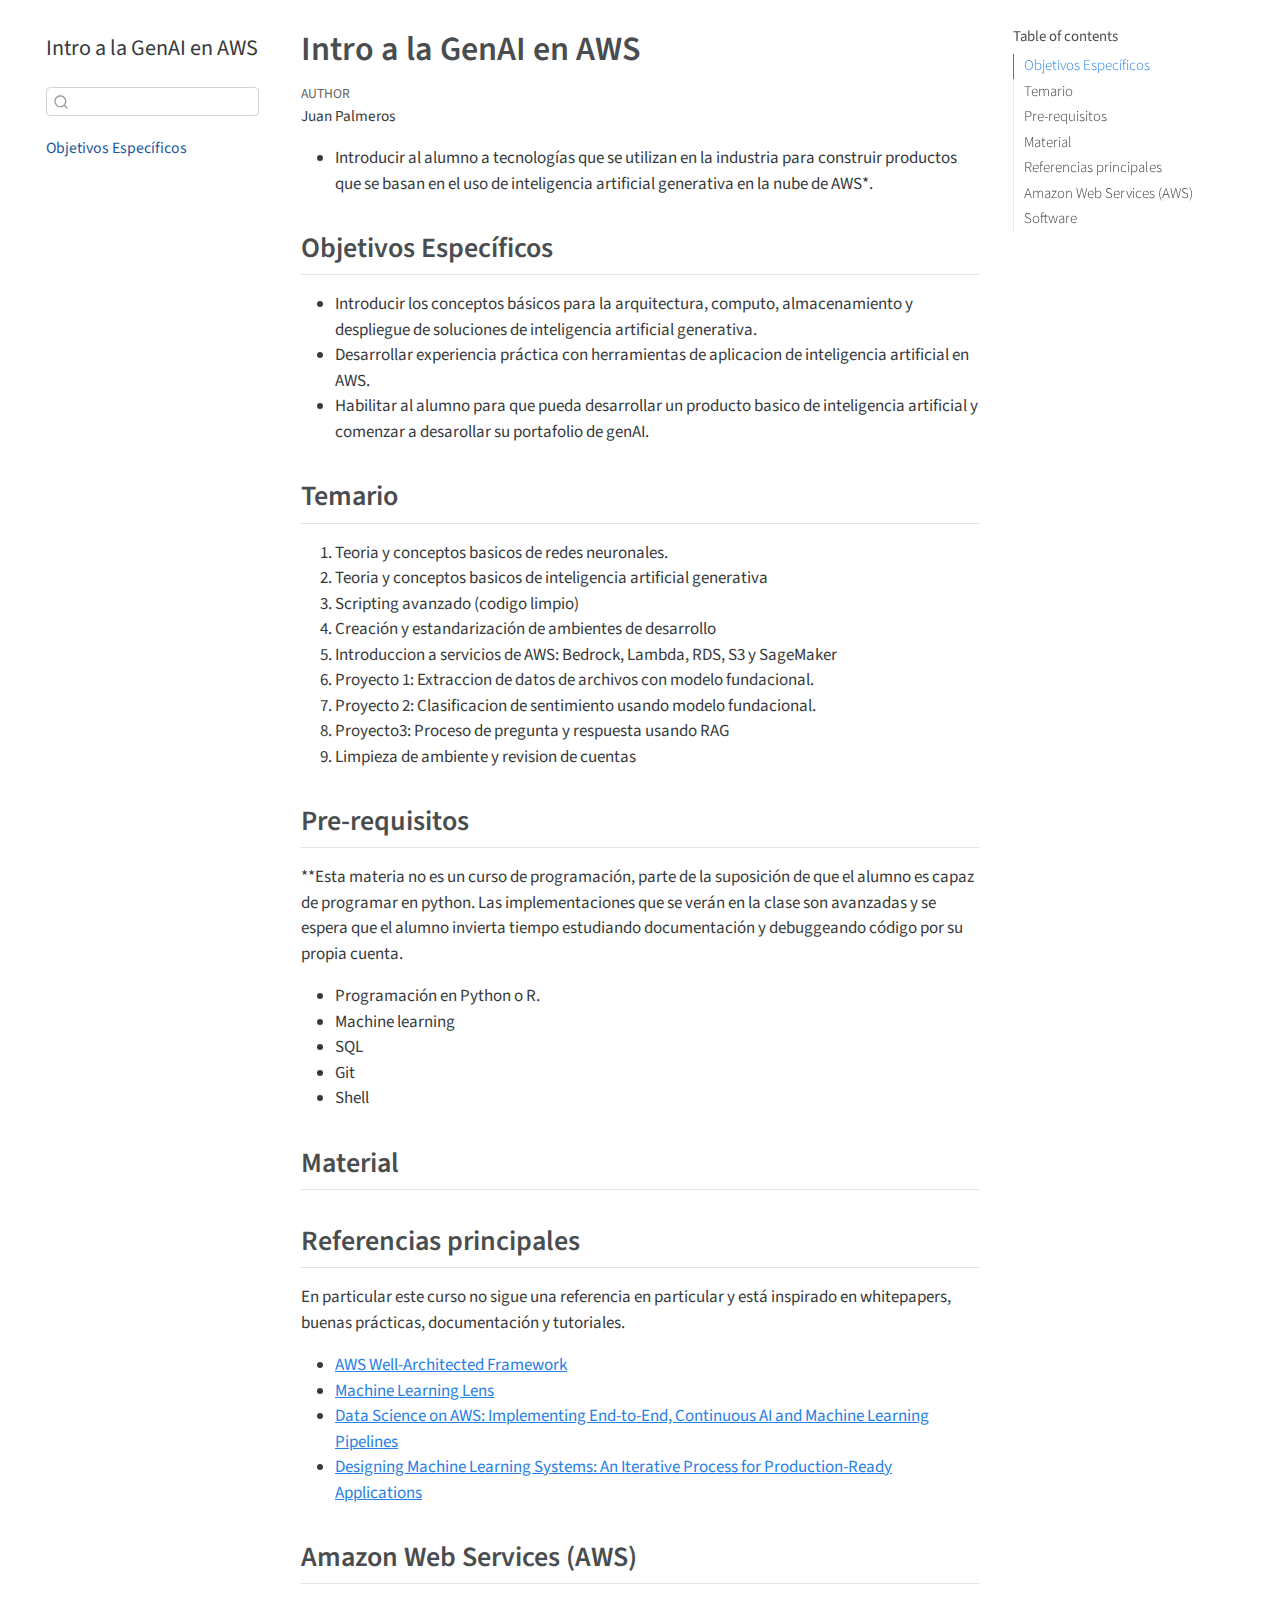
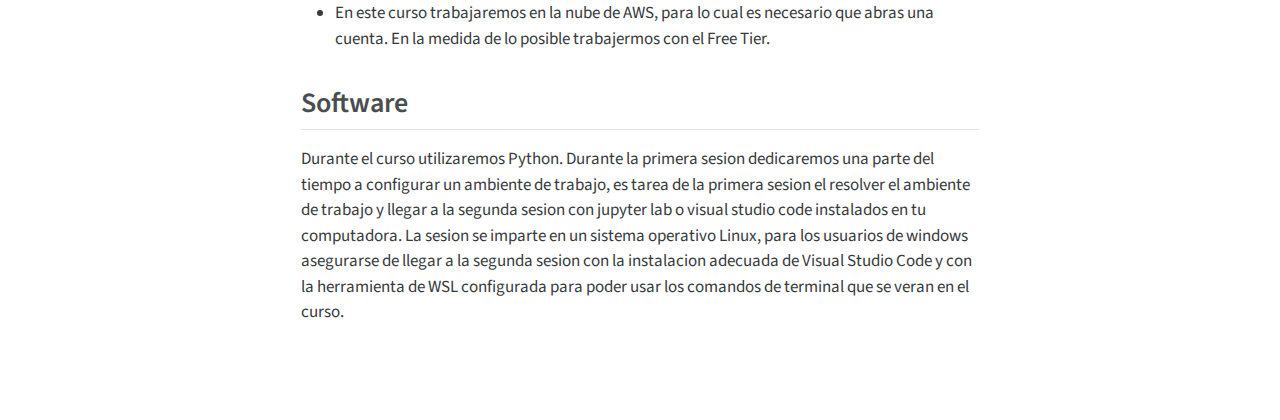
<file: notas/_book/index.html>
<!DOCTYPE html>
<html xmlns="http://www.w3.org/1999/xhtml" lang="en" xml:lang="en"><head>

<meta charset="utf-8">
<meta name="generator" content="quarto-1.3.340">

<meta name="viewport" content="width=device-width, initial-scale=1.0, user-scalable=yes">

<meta name="author" content="Juan Palmeros">

<title>Intro a la GenAI en AWS</title>
<style>
code{white-space: pre-wrap;}
span.smallcaps{font-variant: small-caps;}
div.columns{display: flex; gap: min(4vw, 1.5em);}
div.column{flex: auto; overflow-x: auto;}
div.hanging-indent{margin-left: 1.5em; text-indent: -1.5em;}
ul.task-list{list-style: none;}
ul.task-list li input[type="checkbox"] {
  width: 0.8em;
  margin: 0 0.8em 0.2em -1em; /* quarto-specific, see https://github.com/quarto-dev/quarto-cli/issues/4556 */ 
  vertical-align: middle;
}
</style>


<script src="site_libs/quarto-nav/quarto-nav.js"></script>
<script src="site_libs/quarto-nav/headroom.min.js"></script>
<script src="site_libs/clipboard/clipboard.min.js"></script>
<script src="site_libs/quarto-search/autocomplete.umd.js"></script>
<script src="site_libs/quarto-search/fuse.min.js"></script>
<script src="site_libs/quarto-search/quarto-search.js"></script>
<meta name="quarto:offset" content="./">
<script src="site_libs/quarto-html/quarto.js"></script>
<script src="site_libs/quarto-html/popper.min.js"></script>
<script src="site_libs/quarto-html/tippy.umd.min.js"></script>
<script src="site_libs/quarto-html/anchor.min.js"></script>
<link href="site_libs/quarto-html/tippy.css" rel="stylesheet">
<link href="site_libs/quarto-html/quarto-syntax-highlighting.css" rel="stylesheet" id="quarto-text-highlighting-styles">
<script src="site_libs/bootstrap/bootstrap.min.js"></script>
<link href="site_libs/bootstrap/bootstrap-icons.css" rel="stylesheet">
<link href="site_libs/bootstrap/bootstrap.min.css" rel="stylesheet" id="quarto-bootstrap" data-mode="light">
<script id="quarto-search-options" type="application/json">{
  "location": "sidebar",
  "copy-button": false,
  "collapse-after": 3,
  "panel-placement": "start",
  "type": "textbox",
  "limit": 20,
  "language": {
    "search-no-results-text": "No results",
    "search-matching-documents-text": "matching documents",
    "search-copy-link-title": "Copy link to search",
    "search-hide-matches-text": "Hide additional matches",
    "search-more-match-text": "more match in this document",
    "search-more-matches-text": "more matches in this document",
    "search-clear-button-title": "Clear",
    "search-detached-cancel-button-title": "Cancel",
    "search-submit-button-title": "Submit"
  }
}</script>


</head>

<body class="nav-sidebar floating">

<div id="quarto-search-results"></div>
  <header id="quarto-header" class="headroom fixed-top">
  <nav class="quarto-secondary-nav">
    <div class="container-fluid d-flex">
      <button type="button" class="quarto-btn-toggle btn" data-bs-toggle="collapse" data-bs-target="#quarto-sidebar,#quarto-sidebar-glass" aria-controls="quarto-sidebar" aria-expanded="false" aria-label="Toggle sidebar navigation" onclick="if (window.quartoToggleHeadroom) { window.quartoToggleHeadroom(); }">
        <i class="bi bi-layout-text-sidebar-reverse"></i>
      </button>
      <nav class="quarto-page-breadcrumbs" aria-label="breadcrumb"><ol class="breadcrumb"><li class="breadcrumb-item"><a href="./index.html">Objetivos Específicos</a></li></ol></nav>
      <a class="flex-grow-1" role="button" data-bs-toggle="collapse" data-bs-target="#quarto-sidebar,#quarto-sidebar-glass" aria-controls="quarto-sidebar" aria-expanded="false" aria-label="Toggle sidebar navigation" onclick="if (window.quartoToggleHeadroom) { window.quartoToggleHeadroom(); }">      
      </a>
      <button type="button" class="btn quarto-search-button" aria-label="Search" onclick="window.quartoOpenSearch();">
        <i class="bi bi-search"></i>
      </button>
    </div>
  </nav>
</header>
<!-- content -->
<div id="quarto-content" class="quarto-container page-columns page-rows-contents page-layout-article">
<!-- sidebar -->
  <nav id="quarto-sidebar" class="sidebar collapse collapse-horizontal sidebar-navigation floating overflow-auto">
    <div class="pt-lg-2 mt-2 text-left sidebar-header">
    <div class="sidebar-title mb-0 py-0">
      <a href="./">Intro a la GenAI en AWS</a> 
    </div>
      </div>
        <div class="mt-2 flex-shrink-0 align-items-center">
        <div class="sidebar-search">
        <div id="quarto-search" class="" title="Search"></div>
        </div>
        </div>
    <div class="sidebar-menu-container"> 
    <ul class="list-unstyled mt-1">
        <li class="sidebar-item">
  <div class="sidebar-item-container"> 
  <a href="./index.html" class="sidebar-item-text sidebar-link active">
 <span class="menu-text">Objetivos Específicos</span></a>
  </div>
</li>
    </ul>
    </div>
</nav>
<div id="quarto-sidebar-glass" data-bs-toggle="collapse" data-bs-target="#quarto-sidebar,#quarto-sidebar-glass"></div>
<!-- margin-sidebar -->
    <div id="quarto-margin-sidebar" class="sidebar margin-sidebar">
        <nav id="TOC" role="doc-toc" class="toc-active">
    <h2 id="toc-title">Table of contents</h2>
   
  <ul>
  <li><a href="#objetivos-específicos" id="toc-objetivos-específicos" class="nav-link active" data-scroll-target="#objetivos-específicos">Objetivos Específicos</a></li>
  <li><a href="#temario" id="toc-temario" class="nav-link" data-scroll-target="#temario">Temario</a></li>
  <li><a href="#pre-requisitos" id="toc-pre-requisitos" class="nav-link" data-scroll-target="#pre-requisitos">Pre-requisitos</a></li>
  <li><a href="#material" id="toc-material" class="nav-link" data-scroll-target="#material">Material</a></li>
  <li><a href="#referencias-principales" id="toc-referencias-principales" class="nav-link" data-scroll-target="#referencias-principales">Referencias principales</a></li>
  <li><a href="#amazon-web-services-aws" id="toc-amazon-web-services-aws" class="nav-link" data-scroll-target="#amazon-web-services-aws">Amazon Web Services (AWS)</a></li>
  <li><a href="#software" id="toc-software" class="nav-link" data-scroll-target="#software">Software</a></li>
  </ul>
</nav>
    </div>
<!-- main -->
<main class="content" id="quarto-document-content">

<header id="title-block-header" class="quarto-title-block default">
<div class="quarto-title">
<h1 class="title">Intro a la GenAI en AWS</h1>
</div>



<div class="quarto-title-meta">

    <div>
    <div class="quarto-title-meta-heading">Author</div>
    <div class="quarto-title-meta-contents">
             <p>Juan Palmeros </p>
          </div>
  </div>
    
  
    
  </div>
  

</header>

<ul>
<li>Introducir al alumno a tecnologías que se utilizan en la industria para construir productos que se basan en el uso de inteligencia artificial generativa en la nube de AWS*.</li>
</ul>
<section id="objetivos-específicos" class="level2 unnumbered">
<h2 class="unnumbered anchored" data-anchor-id="objetivos-específicos">Objetivos Específicos</h2>
<ul>
<li>Introducir los conceptos básicos para la arquitectura, computo, almacenamiento y despliegue de soluciones de inteligencia artificial generativa.</li>
<li>Desarrollar experiencia práctica con herramientas de aplicacion de inteligencia artificial en AWS.</li>
<li>Habilitar al alumno para que pueda desarrollar un producto basico de inteligencia artificial y comenzar a desarollar su portafolio de genAI.</li>
</ul>
</section>
<section id="temario" class="level2 unnumbered">
<h2 class="unnumbered anchored" data-anchor-id="temario">Temario</h2>
<ol type="1">
<li>Teoria y conceptos basicos de redes neuronales.</li>
<li>Teoria y conceptos basicos de inteligencia artificial generativa</li>
<li>Scripting avanzado (codigo limpio)</li>
<li>Creación y estandarización de ambientes de desarrollo</li>
<li>Introduccion a servicios de AWS: Bedrock, Lambda, RDS, S3 y SageMaker</li>
<li>Proyecto 1: Extraccion de datos de archivos con modelo fundacional.</li>
<li>Proyecto 2: Clasificacion de sentimiento usando modelo fundacional.</li>
<li>Proyecto3: Proceso de pregunta y respuesta usando RAG</li>
<li>Limpieza de ambiente y revision de cuentas</li>
</ol>
</section>
<section id="pre-requisitos" class="level2 unnumbered">
<h2 class="unnumbered anchored" data-anchor-id="pre-requisitos">Pre-requisitos</h2>
<p>**Esta materia no es un curso de programación, parte de la suposición de que el alumno es capaz de programar en python. Las implementaciones que se verán en la clase son avanzadas y se espera que el alumno invierta tiempo estudiando documentación y debuggeando código por su propia cuenta.</p>
<ul>
<li>Programación en Python o R.</li>
<li>Machine learning</li>
<li>SQL</li>
<li>Git</li>
<li>Shell</li>
</ul>
</section>
<section id="material" class="level2 unnumbered">
<h2 class="unnumbered anchored" data-anchor-id="material">Material</h2>
</section>
<section id="referencias-principales" class="level2 unnumbered">
<h2 class="unnumbered anchored" data-anchor-id="referencias-principales">Referencias principales</h2>
<p>En particular este curso no sigue una referencia en particular y está inspirado en whitepapers, buenas prácticas, documentación y tutoriales.</p>
<ul>
<li><a href="https://docs.aws.amazon.com/wellarchitected/latest/framework/welcome.html">AWS Well-Architected Framework</a></li>
<li><a href="https://docs.aws.amazon.com/wellarchitected/latest/machine-learning-lens/machine-learning-lens.html">Machine Learning Lens</a></li>
<li><a href="https://www.amazon.com/Data-Science-AWS-End-End/dp/1492079391">Data Science on AWS: Implementing End-to-End, Continuous AI and Machine Learning Pipelines</a></li>
<li><a href="https://www.amazon.com/-/es/Chip-Huyen/dp/1098107969/ref=sr_1_1?keywords=designing+machine+learning+systems&amp;qid=1671403603&amp;s=books&amp;sprefix=designing+machinbe+le%2Cstripbooks-intl-ship%2C172&amp;sr=1-1">Designing Machine Learning Systems: An Iterative Process for Production-Ready Applications</a></li>
</ul>
</section>
<section id="amazon-web-services-aws" class="level2 unnumbered">
<h2 class="unnumbered anchored" data-anchor-id="amazon-web-services-aws">Amazon Web Services (AWS)</h2>
<ul>
<li>En este curso trabajaremos en la nube de AWS, para lo cual es necesario que abras una cuenta. En la medida de lo posible trabajermos con el Free Tier.</li>
</ul>
</section>
<section id="software" class="level2 unnumbered">
<h2 class="unnumbered anchored" data-anchor-id="software">Software</h2>
<p>Durante el curso utilizaremos Python. Durante la primera sesion dedicaremos una parte del tiempo a configurar un ambiente de trabajo, es tarea de la primera sesion el resolver el ambiente de trabajo y llegar a la segunda sesion con jupyter lab o visual studio code instalados en tu computadora. La sesion se imparte en un sistema operativo Linux, para los usuarios de windows asegurarse de llegar a la segunda sesion con la instalacion adecuada de Visual Studio Code y con la herramienta de WSL configurada para poder usar los comandos de terminal que se veran en el curso.</p>


</section>

</main> <!-- /main -->
<script id="quarto-html-after-body" type="application/javascript">
window.document.addEventListener("DOMContentLoaded", function (event) {
  const toggleBodyColorMode = (bsSheetEl) => {
    const mode = bsSheetEl.getAttribute("data-mode");
    const bodyEl = window.document.querySelector("body");
    if (mode === "dark") {
      bodyEl.classList.add("quarto-dark");
      bodyEl.classList.remove("quarto-light");
    } else {
      bodyEl.classList.add("quarto-light");
      bodyEl.classList.remove("quarto-dark");
    }
  }
  const toggleBodyColorPrimary = () => {
    const bsSheetEl = window.document.querySelector("link#quarto-bootstrap");
    if (bsSheetEl) {
      toggleBodyColorMode(bsSheetEl);
    }
  }
  toggleBodyColorPrimary();  
  const icon = "";
  const anchorJS = new window.AnchorJS();
  anchorJS.options = {
    placement: 'right',
    icon: icon
  };
  anchorJS.add('.anchored');
  const isCodeAnnotation = (el) => {
    for (const clz of el.classList) {
      if (clz.startsWith('code-annotation-')) {                     
        return true;
      }
    }
    return false;
  }
  const clipboard = new window.ClipboardJS('.code-copy-button', {
    text: function(trigger) {
      const codeEl = trigger.previousElementSibling.cloneNode(true);
      for (const childEl of codeEl.children) {
        if (isCodeAnnotation(childEl)) {
          childEl.remove();
        }
      }
      return codeEl.innerText;
    }
  });
  clipboard.on('success', function(e) {
    // button target
    const button = e.trigger;
    // don't keep focus
    button.blur();
    // flash "checked"
    button.classList.add('code-copy-button-checked');
    var currentTitle = button.getAttribute("title");
    button.setAttribute("title", "Copied!");
    let tooltip;
    if (window.bootstrap) {
      button.setAttribute("data-bs-toggle", "tooltip");
      button.setAttribute("data-bs-placement", "left");
      button.setAttribute("data-bs-title", "Copied!");
      tooltip = new bootstrap.Tooltip(button, 
        { trigger: "manual", 
          customClass: "code-copy-button-tooltip",
          offset: [0, -8]});
      tooltip.show();    
    }
    setTimeout(function() {
      if (tooltip) {
        tooltip.hide();
        button.removeAttribute("data-bs-title");
        button.removeAttribute("data-bs-toggle");
        button.removeAttribute("data-bs-placement");
      }
      button.setAttribute("title", currentTitle);
      button.classList.remove('code-copy-button-checked');
    }, 1000);
    // clear code selection
    e.clearSelection();
  });
  function tippyHover(el, contentFn) {
    const config = {
      allowHTML: true,
      content: contentFn,
      maxWidth: 500,
      delay: 100,
      arrow: false,
      appendTo: function(el) {
          return el.parentElement;
      },
      interactive: true,
      interactiveBorder: 10,
      theme: 'quarto',
      placement: 'bottom-start'
    };
    window.tippy(el, config); 
  }
  const noterefs = window.document.querySelectorAll('a[role="doc-noteref"]');
  for (var i=0; i<noterefs.length; i++) {
    const ref = noterefs[i];
    tippyHover(ref, function() {
      // use id or data attribute instead here
      let href = ref.getAttribute('data-footnote-href') || ref.getAttribute('href');
      try { href = new URL(href).hash; } catch {}
      const id = href.replace(/^#\/?/, "");
      const note = window.document.getElementById(id);
      return note.innerHTML;
    });
  }
      let selectedAnnoteEl;
      const selectorForAnnotation = ( cell, annotation) => {
        let cellAttr = 'data-code-cell="' + cell + '"';
        let lineAttr = 'data-code-annotation="' +  annotation + '"';
        const selector = 'span[' + cellAttr + '][' + lineAttr + ']';
        return selector;
      }
      const selectCodeLines = (annoteEl) => {
        const doc = window.document;
        const targetCell = annoteEl.getAttribute("data-target-cell");
        const targetAnnotation = annoteEl.getAttribute("data-target-annotation");
        const annoteSpan = window.document.querySelector(selectorForAnnotation(targetCell, targetAnnotation));
        const lines = annoteSpan.getAttribute("data-code-lines").split(",");
        const lineIds = lines.map((line) => {
          return targetCell + "-" + line;
        })
        let top = null;
        let height = null;
        let parent = null;
        if (lineIds.length > 0) {
            //compute the position of the single el (top and bottom and make a div)
            const el = window.document.getElementById(lineIds[0]);
            top = el.offsetTop;
            height = el.offsetHeight;
            parent = el.parentElement.parentElement;
          if (lineIds.length > 1) {
            const lastEl = window.document.getElementById(lineIds[lineIds.length - 1]);
            const bottom = lastEl.offsetTop + lastEl.offsetHeight;
            height = bottom - top;
          }
          if (top !== null && height !== null && parent !== null) {
            // cook up a div (if necessary) and position it 
            let div = window.document.getElementById("code-annotation-line-highlight");
            if (div === null) {
              div = window.document.createElement("div");
              div.setAttribute("id", "code-annotation-line-highlight");
              div.style.position = 'absolute';
              parent.appendChild(div);
            }
            div.style.top = top - 2 + "px";
            div.style.height = height + 4 + "px";
            let gutterDiv = window.document.getElementById("code-annotation-line-highlight-gutter");
            if (gutterDiv === null) {
              gutterDiv = window.document.createElement("div");
              gutterDiv.setAttribute("id", "code-annotation-line-highlight-gutter");
              gutterDiv.style.position = 'absolute';
              const codeCell = window.document.getElementById(targetCell);
              const gutter = codeCell.querySelector('.code-annotation-gutter');
              gutter.appendChild(gutterDiv);
            }
            gutterDiv.style.top = top - 2 + "px";
            gutterDiv.style.height = height + 4 + "px";
          }
          selectedAnnoteEl = annoteEl;
        }
      };
      const unselectCodeLines = () => {
        const elementsIds = ["code-annotation-line-highlight", "code-annotation-line-highlight-gutter"];
        elementsIds.forEach((elId) => {
          const div = window.document.getElementById(elId);
          if (div) {
            div.remove();
          }
        });
        selectedAnnoteEl = undefined;
      };
      // Attach click handler to the DT
      const annoteDls = window.document.querySelectorAll('dt[data-target-cell]');
      for (const annoteDlNode of annoteDls) {
        annoteDlNode.addEventListener('click', (event) => {
          const clickedEl = event.target;
          if (clickedEl !== selectedAnnoteEl) {
            unselectCodeLines();
            const activeEl = window.document.querySelector('dt[data-target-cell].code-annotation-active');
            if (activeEl) {
              activeEl.classList.remove('code-annotation-active');
            }
            selectCodeLines(clickedEl);
            clickedEl.classList.add('code-annotation-active');
          } else {
            // Unselect the line
            unselectCodeLines();
            clickedEl.classList.remove('code-annotation-active');
          }
        });
      }
  const findCites = (el) => {
    const parentEl = el.parentElement;
    if (parentEl) {
      const cites = parentEl.dataset.cites;
      if (cites) {
        return {
          el,
          cites: cites.split(' ')
        };
      } else {
        return findCites(el.parentElement)
      }
    } else {
      return undefined;
    }
  };
  var bibliorefs = window.document.querySelectorAll('a[role="doc-biblioref"]');
  for (var i=0; i<bibliorefs.length; i++) {
    const ref = bibliorefs[i];
    const citeInfo = findCites(ref);
    if (citeInfo) {
      tippyHover(citeInfo.el, function() {
        var popup = window.document.createElement('div');
        citeInfo.cites.forEach(function(cite) {
          var citeDiv = window.document.createElement('div');
          citeDiv.classList.add('hanging-indent');
          citeDiv.classList.add('csl-entry');
          var biblioDiv = window.document.getElementById('ref-' + cite);
          if (biblioDiv) {
            citeDiv.innerHTML = biblioDiv.innerHTML;
          }
          popup.appendChild(citeDiv);
        });
        return popup.innerHTML;
      });
    }
  }
});
</script>
</div> <!-- /content -->



</body></html>
</file>
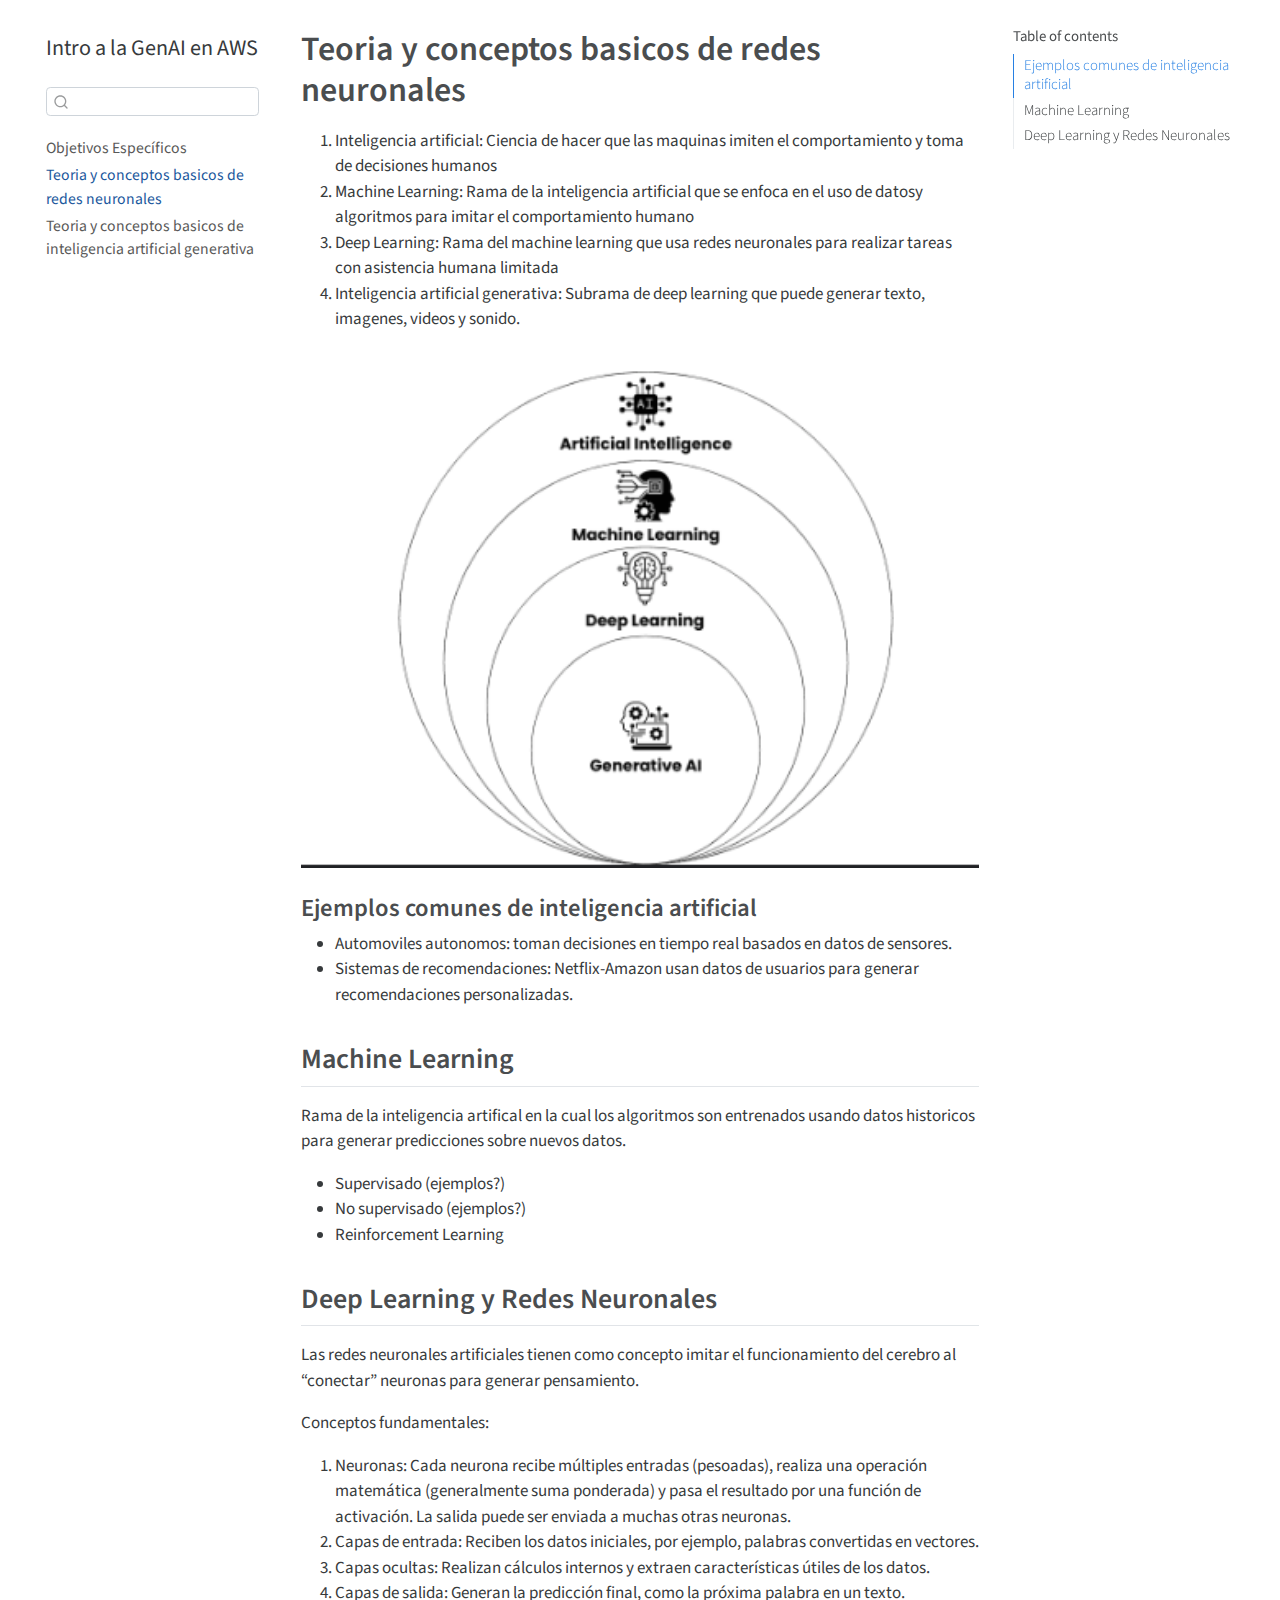
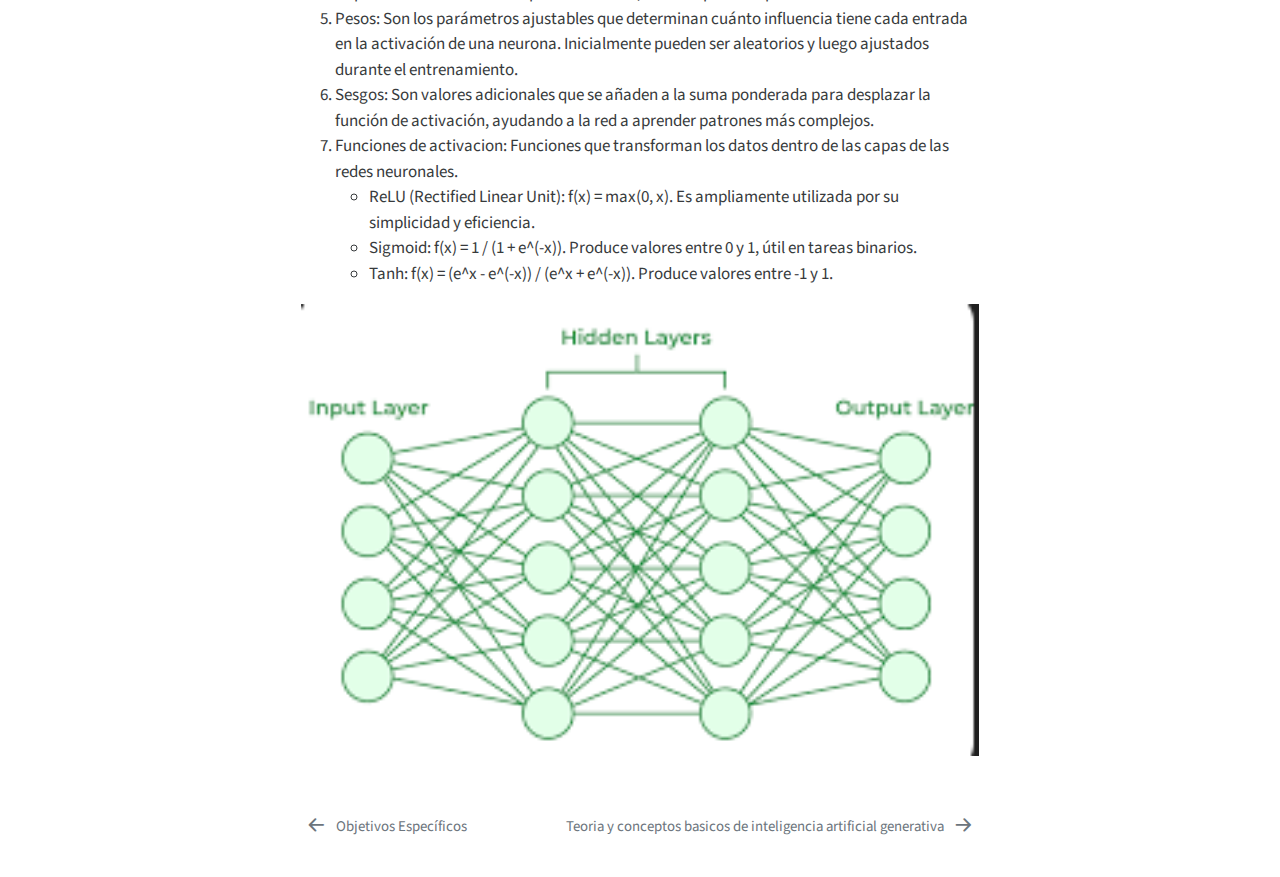
<file: notas/_book/01-Teoria-y-conceptos-basicos-de-redes-neuronales.html>
<!DOCTYPE html>
<html xmlns="http://www.w3.org/1999/xhtml" lang="en" xml:lang="en"><head>

<meta charset="utf-8">
<meta name="generator" content="quarto-1.3.340">

<meta name="viewport" content="width=device-width, initial-scale=1.0, user-scalable=yes">


<title>Intro a la GenAI en AWS - Teoria y conceptos basicos de redes neuronales</title>
<style>
code{white-space: pre-wrap;}
span.smallcaps{font-variant: small-caps;}
div.columns{display: flex; gap: min(4vw, 1.5em);}
div.column{flex: auto; overflow-x: auto;}
div.hanging-indent{margin-left: 1.5em; text-indent: -1.5em;}
ul.task-list{list-style: none;}
ul.task-list li input[type="checkbox"] {
  width: 0.8em;
  margin: 0 0.8em 0.2em -1em; /* quarto-specific, see https://github.com/quarto-dev/quarto-cli/issues/4556 */ 
  vertical-align: middle;
}
</style>


<script src="site_libs/quarto-nav/quarto-nav.js"></script>
<script src="site_libs/quarto-nav/headroom.min.js"></script>
<script src="site_libs/clipboard/clipboard.min.js"></script>
<script src="site_libs/quarto-search/autocomplete.umd.js"></script>
<script src="site_libs/quarto-search/fuse.min.js"></script>
<script src="site_libs/quarto-search/quarto-search.js"></script>
<meta name="quarto:offset" content="./">
<link href="./02-Teoria-y-conceptos-basicos-de-inteligencia-artificial-generativa.html" rel="next">
<link href="./index.html" rel="prev">
<script src="site_libs/quarto-html/quarto.js"></script>
<script src="site_libs/quarto-html/popper.min.js"></script>
<script src="site_libs/quarto-html/tippy.umd.min.js"></script>
<script src="site_libs/quarto-html/anchor.min.js"></script>
<link href="site_libs/quarto-html/tippy.css" rel="stylesheet">
<link href="site_libs/quarto-html/quarto-syntax-highlighting.css" rel="stylesheet" id="quarto-text-highlighting-styles">
<script src="site_libs/bootstrap/bootstrap.min.js"></script>
<link href="site_libs/bootstrap/bootstrap-icons.css" rel="stylesheet">
<link href="site_libs/bootstrap/bootstrap.min.css" rel="stylesheet" id="quarto-bootstrap" data-mode="light">
<script id="quarto-search-options" type="application/json">{
  "location": "sidebar",
  "copy-button": false,
  "collapse-after": 3,
  "panel-placement": "start",
  "type": "textbox",
  "limit": 20,
  "language": {
    "search-no-results-text": "No results",
    "search-matching-documents-text": "matching documents",
    "search-copy-link-title": "Copy link to search",
    "search-hide-matches-text": "Hide additional matches",
    "search-more-match-text": "more match in this document",
    "search-more-matches-text": "more matches in this document",
    "search-clear-button-title": "Clear",
    "search-detached-cancel-button-title": "Cancel",
    "search-submit-button-title": "Submit"
  }
}</script>


</head>

<body class="nav-sidebar floating">

<div id="quarto-search-results"></div>
  <header id="quarto-header" class="headroom fixed-top">
  <nav class="quarto-secondary-nav">
    <div class="container-fluid d-flex">
      <button type="button" class="quarto-btn-toggle btn" data-bs-toggle="collapse" data-bs-target="#quarto-sidebar,#quarto-sidebar-glass" aria-controls="quarto-sidebar" aria-expanded="false" aria-label="Toggle sidebar navigation" onclick="if (window.quartoToggleHeadroom) { window.quartoToggleHeadroom(); }">
        <i class="bi bi-layout-text-sidebar-reverse"></i>
      </button>
      <nav class="quarto-page-breadcrumbs" aria-label="breadcrumb"><ol class="breadcrumb"><li class="breadcrumb-item"><a href="./01-Teoria-y-conceptos-basicos-de-redes-neuronales.html">Teoria y conceptos basicos de redes neuronales</a></li></ol></nav>
      <a class="flex-grow-1" role="button" data-bs-toggle="collapse" data-bs-target="#quarto-sidebar,#quarto-sidebar-glass" aria-controls="quarto-sidebar" aria-expanded="false" aria-label="Toggle sidebar navigation" onclick="if (window.quartoToggleHeadroom) { window.quartoToggleHeadroom(); }">      
      </a>
      <button type="button" class="btn quarto-search-button" aria-label="Search" onclick="window.quartoOpenSearch();">
        <i class="bi bi-search"></i>
      </button>
    </div>
  </nav>
</header>
<!-- content -->
<div id="quarto-content" class="quarto-container page-columns page-rows-contents page-layout-article">
<!-- sidebar -->
  <nav id="quarto-sidebar" class="sidebar collapse collapse-horizontal sidebar-navigation floating overflow-auto">
    <div class="pt-lg-2 mt-2 text-left sidebar-header">
    <div class="sidebar-title mb-0 py-0">
      <a href="./">Intro a la GenAI en AWS</a> 
    </div>
      </div>
        <div class="mt-2 flex-shrink-0 align-items-center">
        <div class="sidebar-search">
        <div id="quarto-search" class="" title="Search"></div>
        </div>
        </div>
    <div class="sidebar-menu-container"> 
    <ul class="list-unstyled mt-1">
        <li class="sidebar-item">
  <div class="sidebar-item-container"> 
  <a href="./index.html" class="sidebar-item-text sidebar-link">
 <span class="menu-text">Objetivos Específicos</span></a>
  </div>
</li>
        <li class="sidebar-item">
  <div class="sidebar-item-container"> 
  <a href="./01-Teoria-y-conceptos-basicos-de-redes-neuronales.html" class="sidebar-item-text sidebar-link active">
 <span class="menu-text">Teoria y conceptos basicos de redes neuronales</span></a>
  </div>
</li>
        <li class="sidebar-item">
  <div class="sidebar-item-container"> 
  <a href="./02-Teoria-y-conceptos-basicos-de-inteligencia-artificial-generativa.html" class="sidebar-item-text sidebar-link">
 <span class="menu-text">Teoria y conceptos basicos de inteligencia artificial generativa</span></a>
  </div>
</li>
    </ul>
    </div>
</nav>
<div id="quarto-sidebar-glass" data-bs-toggle="collapse" data-bs-target="#quarto-sidebar,#quarto-sidebar-glass"></div>
<!-- margin-sidebar -->
    <div id="quarto-margin-sidebar" class="sidebar margin-sidebar">
        <nav id="TOC" role="doc-toc" class="toc-active">
    <h2 id="toc-title">Table of contents</h2>
   
  <ul>
  <li><a href="#ejemplos-comunes-de-inteligencia-artificial" id="toc-ejemplos-comunes-de-inteligencia-artificial" class="nav-link active" data-scroll-target="#ejemplos-comunes-de-inteligencia-artificial">Ejemplos comunes de inteligencia artificial</a></li>
  <li><a href="#machine-learning" id="toc-machine-learning" class="nav-link" data-scroll-target="#machine-learning">Machine Learning</a></li>
  <li><a href="#deep-learning-y-redes-neuronales" id="toc-deep-learning-y-redes-neuronales" class="nav-link" data-scroll-target="#deep-learning-y-redes-neuronales">Deep Learning y Redes Neuronales</a></li>
  </ul>
</nav>
    </div>
<!-- main -->
<main class="content" id="quarto-document-content">

<header id="title-block-header" class="quarto-title-block default">
<div class="quarto-title">
<h1 class="title">Teoria y conceptos basicos de redes neuronales</h1>
</div>



<div class="quarto-title-meta">

    
  
    
  </div>
  

</header>

<ol type="1">
<li>Inteligencia artificial: Ciencia de hacer que las maquinas imiten el comportamiento y toma de decisiones humanos</li>
<li>Machine Learning: Rama de la inteligencia artificial que se enfoca en el uso de datosy algoritmos para imitar el comportamiento humano</li>
<li>Deep Learning: Rama del machine learning que usa redes neuronales para realizar tareas con asistencia humana limitada</li>
<li>Inteligencia artificial generativa: Subrama de deep learning que puede generar texto, imagenes, videos y sonido.</li>
</ol>
<p><img src="imagenes/genai_context.png" class="img-fluid" style="width:100.0%"></p>
<section id="ejemplos-comunes-de-inteligencia-artificial" class="level3">
<h3 class="anchored" data-anchor-id="ejemplos-comunes-de-inteligencia-artificial">Ejemplos comunes de inteligencia artificial</h3>
<ul>
<li>Automoviles autonomos: toman decisiones en tiempo real basados en datos de sensores.</li>
<li>Sistemas de recomendaciones: Netflix-Amazon usan datos de usuarios para generar recomendaciones personalizadas.</li>
</ul>
</section>
<section id="machine-learning" class="level2 unnumbered">
<h2 class="unnumbered anchored" data-anchor-id="machine-learning">Machine Learning</h2>
<p>Rama de la inteligencia artifical en la cual los algoritmos son entrenados usando datos historicos para generar predicciones sobre nuevos datos.</p>
<ul>
<li>Supervisado (ejemplos?)</li>
<li>No supervisado (ejemplos?)</li>
<li>Reinforcement Learning</li>
</ul>
</section>
<section id="deep-learning-y-redes-neuronales" class="level2 unnumbered">
<h2 class="unnumbered anchored" data-anchor-id="deep-learning-y-redes-neuronales">Deep Learning y Redes Neuronales</h2>
<p>Las redes neuronales artificiales tienen como concepto imitar el funcionamiento del cerebro al “conectar” neuronas para generar pensamiento.</p>
<p>Conceptos fundamentales:</p>
<ol type="1">
<li>Neuronas: Cada neurona recibe múltiples entradas (pesoadas), realiza una operación matemática (generalmente suma ponderada) y pasa el resultado por una función de activación. La salida puede ser enviada a muchas otras neuronas.</li>
<li>Capas de entrada: Reciben los datos iniciales, por ejemplo, palabras convertidas en vectores.</li>
<li>Capas ocultas: Realizan cálculos internos y extraen características útiles de los datos.</li>
<li>Capas de salida: Generan la predicción final, como la próxima palabra en un texto.</li>
<li>Pesos: Son los parámetros ajustables que determinan cuánto influencia tiene cada entrada en la activación de una neurona. Inicialmente pueden ser aleatorios y luego ajustados durante el entrenamiento.</li>
<li>Sesgos: Son valores adicionales que se añaden a la suma ponderada para desplazar la función de activación, ayudando a la red a aprender patrones más complejos.</li>
<li>Funciones de activacion: Funciones que transforman los datos dentro de las capas de las redes neuronales.
<ul>
<li>ReLU (Rectified Linear Unit): f(x) = max(0, x). Es ampliamente utilizada por su simplicidad y eficiencia.</li>
<li>Sigmoid: f(x) = 1 / (1 + e^(-x)). Produce valores entre 0 y 1, útil en tareas binarios.</li>
<li>Tanh: f(x) = (e^x - e^(-x)) / (e^x + e^(-x)). Produce valores entre -1 y 1.</li>
</ul></li>
</ol>
<p><img src="imagenes/artificial_nn.png" class="img-fluid" style="width:100.0%"></p>


</section>

</main> <!-- /main -->
<script id="quarto-html-after-body" type="application/javascript">
window.document.addEventListener("DOMContentLoaded", function (event) {
  const toggleBodyColorMode = (bsSheetEl) => {
    const mode = bsSheetEl.getAttribute("data-mode");
    const bodyEl = window.document.querySelector("body");
    if (mode === "dark") {
      bodyEl.classList.add("quarto-dark");
      bodyEl.classList.remove("quarto-light");
    } else {
      bodyEl.classList.add("quarto-light");
      bodyEl.classList.remove("quarto-dark");
    }
  }
  const toggleBodyColorPrimary = () => {
    const bsSheetEl = window.document.querySelector("link#quarto-bootstrap");
    if (bsSheetEl) {
      toggleBodyColorMode(bsSheetEl);
    }
  }
  toggleBodyColorPrimary();  
  const icon = "";
  const anchorJS = new window.AnchorJS();
  anchorJS.options = {
    placement: 'right',
    icon: icon
  };
  anchorJS.add('.anchored');
  const isCodeAnnotation = (el) => {
    for (const clz of el.classList) {
      if (clz.startsWith('code-annotation-')) {                     
        return true;
      }
    }
    return false;
  }
  const clipboard = new window.ClipboardJS('.code-copy-button', {
    text: function(trigger) {
      const codeEl = trigger.previousElementSibling.cloneNode(true);
      for (const childEl of codeEl.children) {
        if (isCodeAnnotation(childEl)) {
          childEl.remove();
        }
      }
      return codeEl.innerText;
    }
  });
  clipboard.on('success', function(e) {
    // button target
    const button = e.trigger;
    // don't keep focus
    button.blur();
    // flash "checked"
    button.classList.add('code-copy-button-checked');
    var currentTitle = button.getAttribute("title");
    button.setAttribute("title", "Copied!");
    let tooltip;
    if (window.bootstrap) {
      button.setAttribute("data-bs-toggle", "tooltip");
      button.setAttribute("data-bs-placement", "left");
      button.setAttribute("data-bs-title", "Copied!");
      tooltip = new bootstrap.Tooltip(button, 
        { trigger: "manual", 
          customClass: "code-copy-button-tooltip",
          offset: [0, -8]});
      tooltip.show();    
    }
    setTimeout(function() {
      if (tooltip) {
        tooltip.hide();
        button.removeAttribute("data-bs-title");
        button.removeAttribute("data-bs-toggle");
        button.removeAttribute("data-bs-placement");
      }
      button.setAttribute("title", currentTitle);
      button.classList.remove('code-copy-button-checked');
    }, 1000);
    // clear code selection
    e.clearSelection();
  });
  function tippyHover(el, contentFn) {
    const config = {
      allowHTML: true,
      content: contentFn,
      maxWidth: 500,
      delay: 100,
      arrow: false,
      appendTo: function(el) {
          return el.parentElement;
      },
      interactive: true,
      interactiveBorder: 10,
      theme: 'quarto',
      placement: 'bottom-start'
    };
    window.tippy(el, config); 
  }
  const noterefs = window.document.querySelectorAll('a[role="doc-noteref"]');
  for (var i=0; i<noterefs.length; i++) {
    const ref = noterefs[i];
    tippyHover(ref, function() {
      // use id or data attribute instead here
      let href = ref.getAttribute('data-footnote-href') || ref.getAttribute('href');
      try { href = new URL(href).hash; } catch {}
      const id = href.replace(/^#\/?/, "");
      const note = window.document.getElementById(id);
      return note.innerHTML;
    });
  }
      let selectedAnnoteEl;
      const selectorForAnnotation = ( cell, annotation) => {
        let cellAttr = 'data-code-cell="' + cell + '"';
        let lineAttr = 'data-code-annotation="' +  annotation + '"';
        const selector = 'span[' + cellAttr + '][' + lineAttr + ']';
        return selector;
      }
      const selectCodeLines = (annoteEl) => {
        const doc = window.document;
        const targetCell = annoteEl.getAttribute("data-target-cell");
        const targetAnnotation = annoteEl.getAttribute("data-target-annotation");
        const annoteSpan = window.document.querySelector(selectorForAnnotation(targetCell, targetAnnotation));
        const lines = annoteSpan.getAttribute("data-code-lines").split(",");
        const lineIds = lines.map((line) => {
          return targetCell + "-" + line;
        })
        let top = null;
        let height = null;
        let parent = null;
        if (lineIds.length > 0) {
            //compute the position of the single el (top and bottom and make a div)
            const el = window.document.getElementById(lineIds[0]);
            top = el.offsetTop;
            height = el.offsetHeight;
            parent = el.parentElement.parentElement;
          if (lineIds.length > 1) {
            const lastEl = window.document.getElementById(lineIds[lineIds.length - 1]);
            const bottom = lastEl.offsetTop + lastEl.offsetHeight;
            height = bottom - top;
          }
          if (top !== null && height !== null && parent !== null) {
            // cook up a div (if necessary) and position it 
            let div = window.document.getElementById("code-annotation-line-highlight");
            if (div === null) {
              div = window.document.createElement("div");
              div.setAttribute("id", "code-annotation-line-highlight");
              div.style.position = 'absolute';
              parent.appendChild(div);
            }
            div.style.top = top - 2 + "px";
            div.style.height = height + 4 + "px";
            let gutterDiv = window.document.getElementById("code-annotation-line-highlight-gutter");
            if (gutterDiv === null) {
              gutterDiv = window.document.createElement("div");
              gutterDiv.setAttribute("id", "code-annotation-line-highlight-gutter");
              gutterDiv.style.position = 'absolute';
              const codeCell = window.document.getElementById(targetCell);
              const gutter = codeCell.querySelector('.code-annotation-gutter');
              gutter.appendChild(gutterDiv);
            }
            gutterDiv.style.top = top - 2 + "px";
            gutterDiv.style.height = height + 4 + "px";
          }
          selectedAnnoteEl = annoteEl;
        }
      };
      const unselectCodeLines = () => {
        const elementsIds = ["code-annotation-line-highlight", "code-annotation-line-highlight-gutter"];
        elementsIds.forEach((elId) => {
          const div = window.document.getElementById(elId);
          if (div) {
            div.remove();
          }
        });
        selectedAnnoteEl = undefined;
      };
      // Attach click handler to the DT
      const annoteDls = window.document.querySelectorAll('dt[data-target-cell]');
      for (const annoteDlNode of annoteDls) {
        annoteDlNode.addEventListener('click', (event) => {
          const clickedEl = event.target;
          if (clickedEl !== selectedAnnoteEl) {
            unselectCodeLines();
            const activeEl = window.document.querySelector('dt[data-target-cell].code-annotation-active');
            if (activeEl) {
              activeEl.classList.remove('code-annotation-active');
            }
            selectCodeLines(clickedEl);
            clickedEl.classList.add('code-annotation-active');
          } else {
            // Unselect the line
            unselectCodeLines();
            clickedEl.classList.remove('code-annotation-active');
          }
        });
      }
  const findCites = (el) => {
    const parentEl = el.parentElement;
    if (parentEl) {
      const cites = parentEl.dataset.cites;
      if (cites) {
        return {
          el,
          cites: cites.split(' ')
        };
      } else {
        return findCites(el.parentElement)
      }
    } else {
      return undefined;
    }
  };
  var bibliorefs = window.document.querySelectorAll('a[role="doc-biblioref"]');
  for (var i=0; i<bibliorefs.length; i++) {
    const ref = bibliorefs[i];
    const citeInfo = findCites(ref);
    if (citeInfo) {
      tippyHover(citeInfo.el, function() {
        var popup = window.document.createElement('div');
        citeInfo.cites.forEach(function(cite) {
          var citeDiv = window.document.createElement('div');
          citeDiv.classList.add('hanging-indent');
          citeDiv.classList.add('csl-entry');
          var biblioDiv = window.document.getElementById('ref-' + cite);
          if (biblioDiv) {
            citeDiv.innerHTML = biblioDiv.innerHTML;
          }
          popup.appendChild(citeDiv);
        });
        return popup.innerHTML;
      });
    }
  }
});
</script>
<nav class="page-navigation">
  <div class="nav-page nav-page-previous">
      <a href="./index.html" class="pagination-link">
        <i class="bi bi-arrow-left-short"></i> <span class="nav-page-text">Objetivos Específicos</span>
      </a>          
  </div>
  <div class="nav-page nav-page-next">
      <a href="./02-Teoria-y-conceptos-basicos-de-inteligencia-artificial-generativa.html" class="pagination-link">
        <span class="nav-page-text">Teoria y conceptos basicos de inteligencia artificial generativa</span> <i class="bi bi-arrow-right-short"></i>
      </a>
  </div>
</nav>
</div> <!-- /content -->



</body></html>
</file>
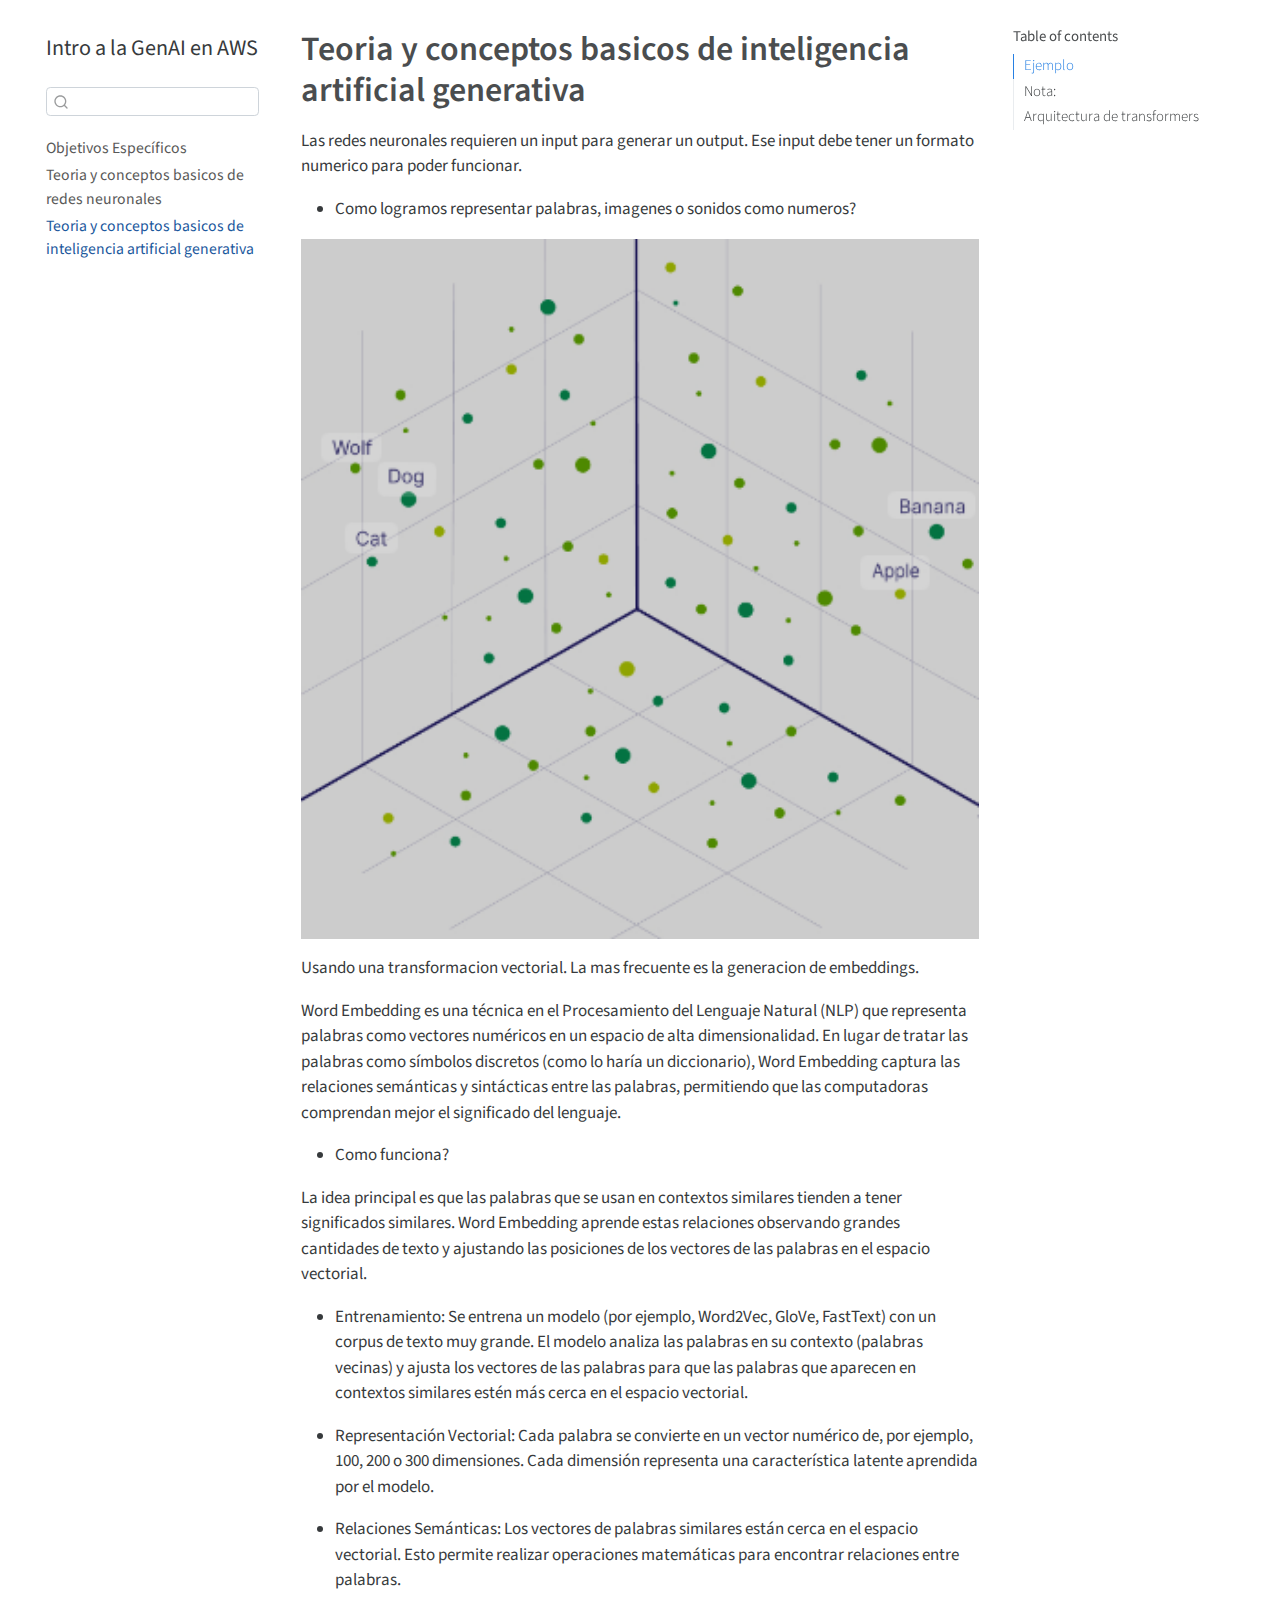
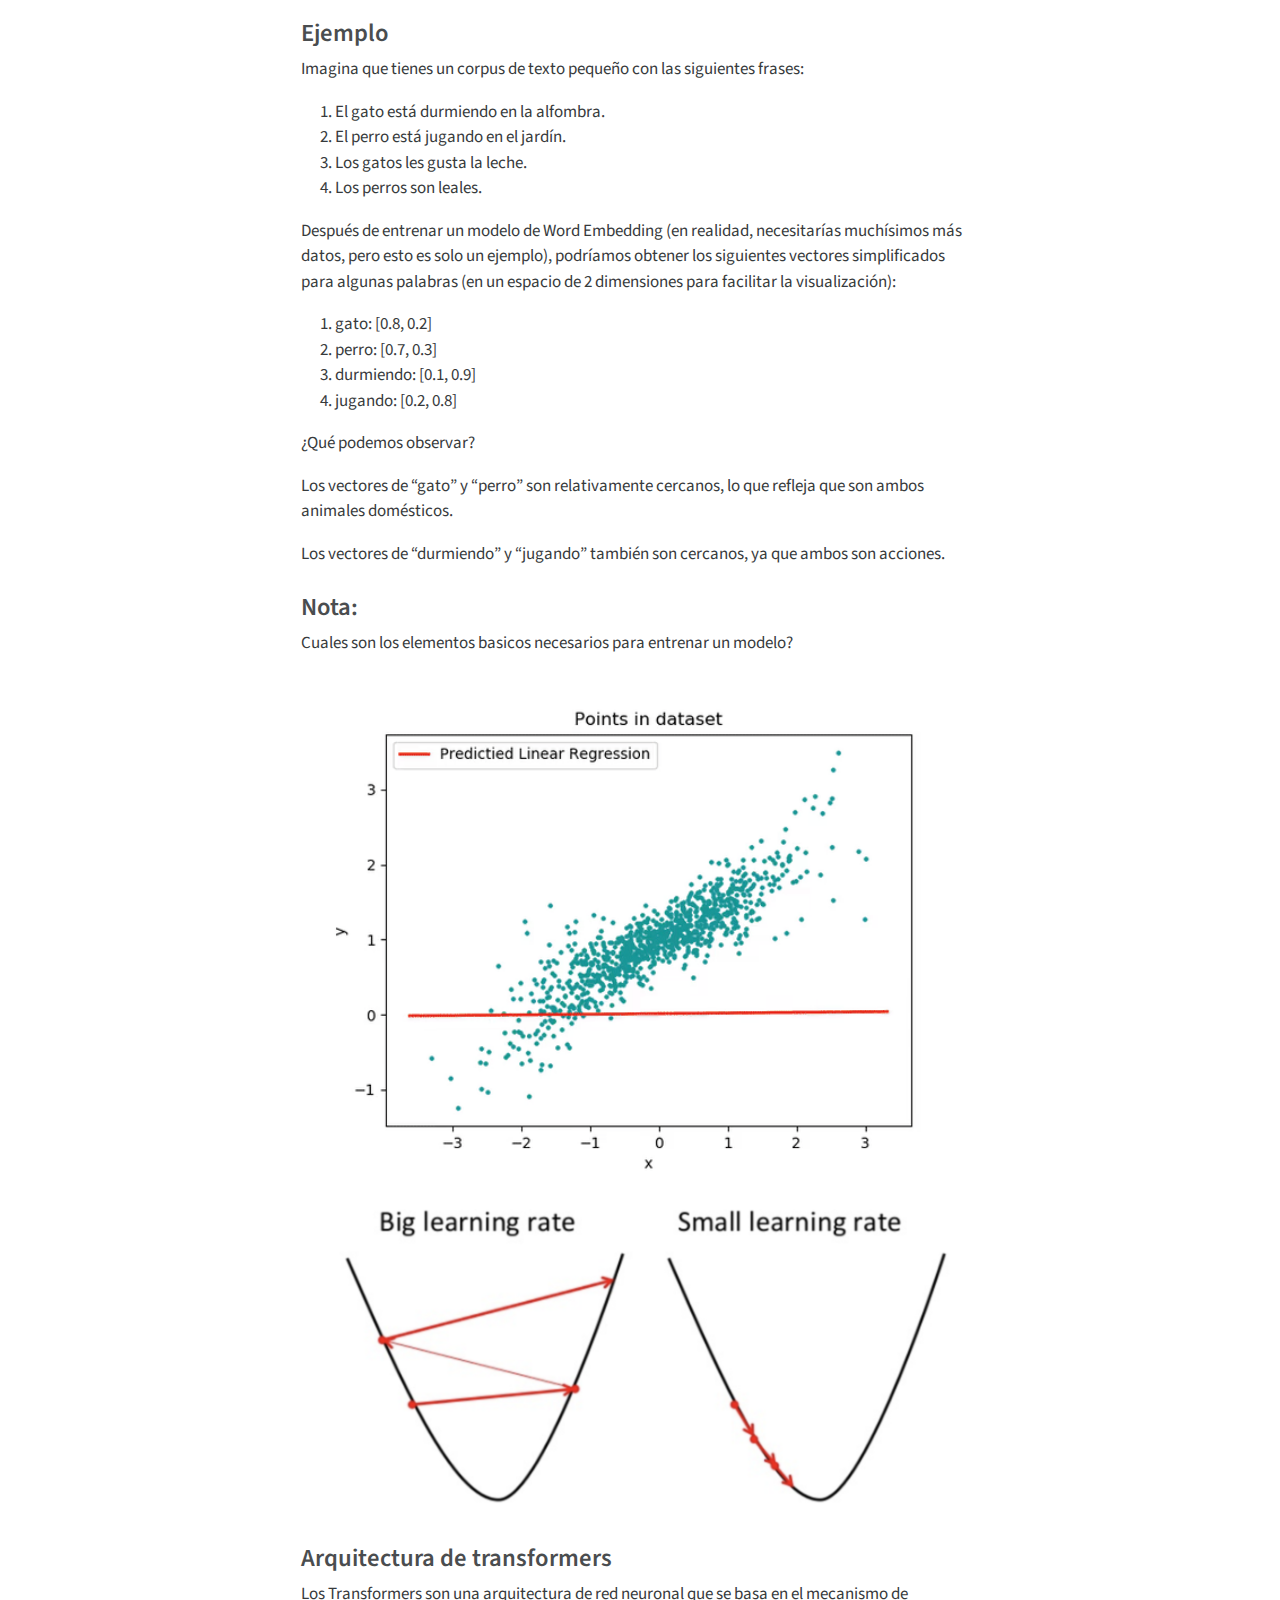
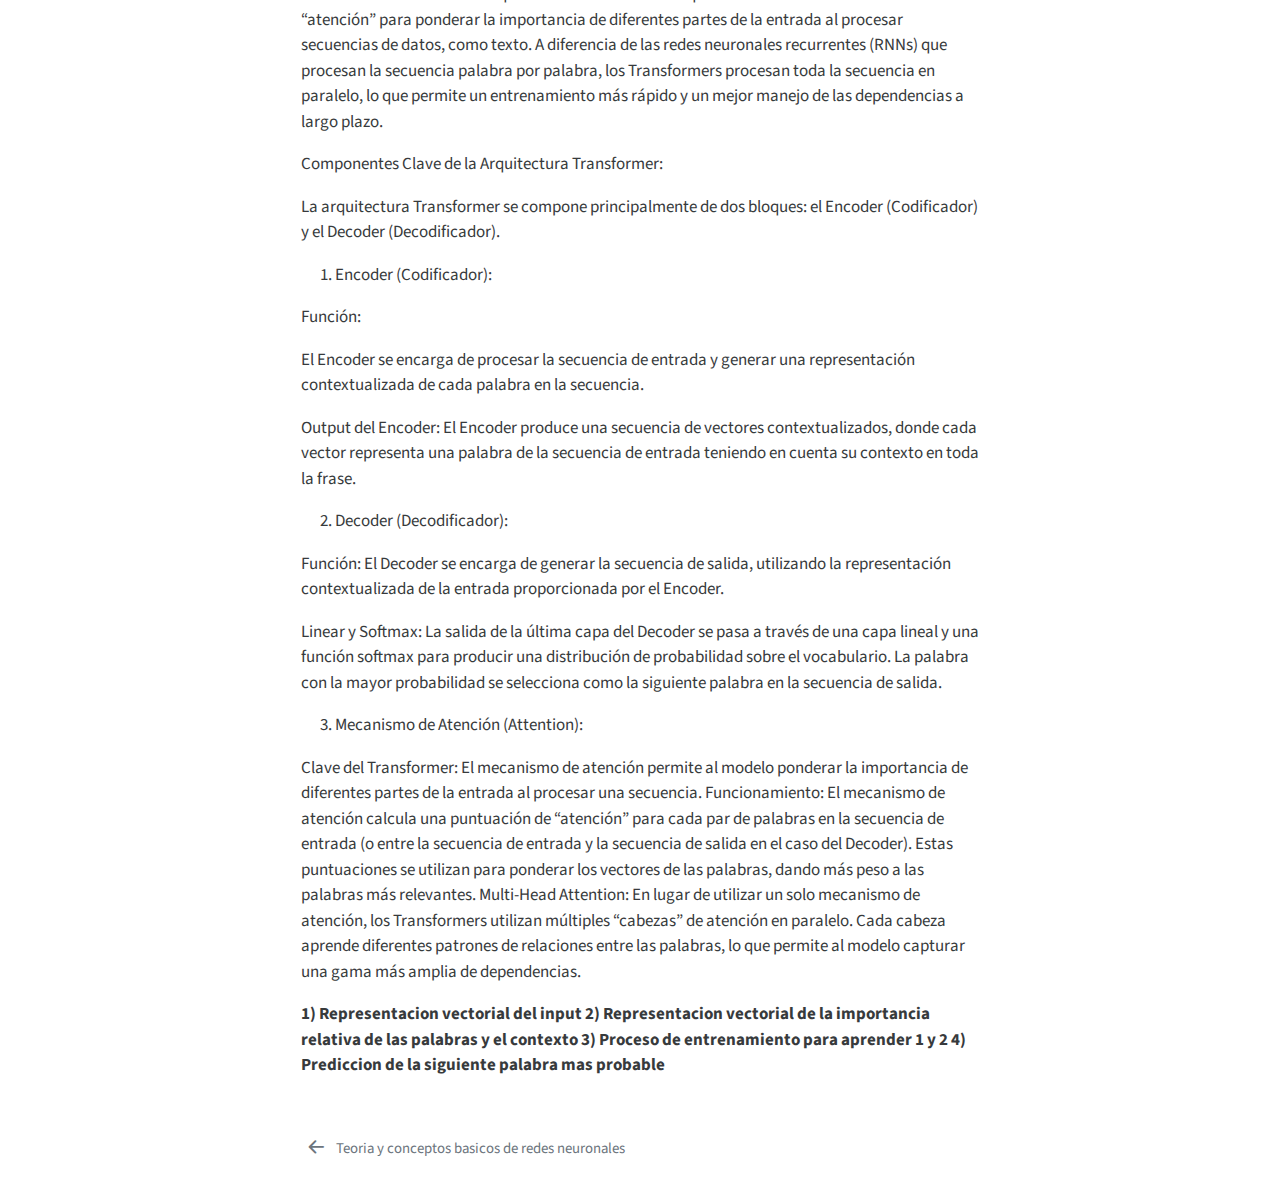
<file: notas/_book/02-Teoria-y-conceptos-basicos-de-inteligencia-artificial-generativa.html>
<!DOCTYPE html>
<html xmlns="http://www.w3.org/1999/xhtml" lang="en" xml:lang="en"><head>

<meta charset="utf-8">
<meta name="generator" content="quarto-1.3.340">

<meta name="viewport" content="width=device-width, initial-scale=1.0, user-scalable=yes">


<title>Intro a la GenAI en AWS - Teoria y conceptos basicos de inteligencia artificial generativa</title>
<style>
code{white-space: pre-wrap;}
span.smallcaps{font-variant: small-caps;}
div.columns{display: flex; gap: min(4vw, 1.5em);}
div.column{flex: auto; overflow-x: auto;}
div.hanging-indent{margin-left: 1.5em; text-indent: -1.5em;}
ul.task-list{list-style: none;}
ul.task-list li input[type="checkbox"] {
  width: 0.8em;
  margin: 0 0.8em 0.2em -1em; /* quarto-specific, see https://github.com/quarto-dev/quarto-cli/issues/4556 */ 
  vertical-align: middle;
}
</style>


<script src="site_libs/quarto-nav/quarto-nav.js"></script>
<script src="site_libs/quarto-nav/headroom.min.js"></script>
<script src="site_libs/clipboard/clipboard.min.js"></script>
<script src="site_libs/quarto-search/autocomplete.umd.js"></script>
<script src="site_libs/quarto-search/fuse.min.js"></script>
<script src="site_libs/quarto-search/quarto-search.js"></script>
<meta name="quarto:offset" content="./">
<link href="./01-Teoria-y-conceptos-basicos-de-redes-neuronales.html" rel="prev">
<script src="site_libs/quarto-html/quarto.js"></script>
<script src="site_libs/quarto-html/popper.min.js"></script>
<script src="site_libs/quarto-html/tippy.umd.min.js"></script>
<script src="site_libs/quarto-html/anchor.min.js"></script>
<link href="site_libs/quarto-html/tippy.css" rel="stylesheet">
<link href="site_libs/quarto-html/quarto-syntax-highlighting.css" rel="stylesheet" id="quarto-text-highlighting-styles">
<script src="site_libs/bootstrap/bootstrap.min.js"></script>
<link href="site_libs/bootstrap/bootstrap-icons.css" rel="stylesheet">
<link href="site_libs/bootstrap/bootstrap.min.css" rel="stylesheet" id="quarto-bootstrap" data-mode="light">
<script id="quarto-search-options" type="application/json">{
  "location": "sidebar",
  "copy-button": false,
  "collapse-after": 3,
  "panel-placement": "start",
  "type": "textbox",
  "limit": 20,
  "language": {
    "search-no-results-text": "No results",
    "search-matching-documents-text": "matching documents",
    "search-copy-link-title": "Copy link to search",
    "search-hide-matches-text": "Hide additional matches",
    "search-more-match-text": "more match in this document",
    "search-more-matches-text": "more matches in this document",
    "search-clear-button-title": "Clear",
    "search-detached-cancel-button-title": "Cancel",
    "search-submit-button-title": "Submit"
  }
}</script>


</head>

<body class="nav-sidebar floating">

<div id="quarto-search-results"></div>
  <header id="quarto-header" class="headroom fixed-top">
  <nav class="quarto-secondary-nav">
    <div class="container-fluid d-flex">
      <button type="button" class="quarto-btn-toggle btn" data-bs-toggle="collapse" data-bs-target="#quarto-sidebar,#quarto-sidebar-glass" aria-controls="quarto-sidebar" aria-expanded="false" aria-label="Toggle sidebar navigation" onclick="if (window.quartoToggleHeadroom) { window.quartoToggleHeadroom(); }">
        <i class="bi bi-layout-text-sidebar-reverse"></i>
      </button>
      <nav class="quarto-page-breadcrumbs" aria-label="breadcrumb"><ol class="breadcrumb"><li class="breadcrumb-item"><a href="./02-Teoria-y-conceptos-basicos-de-inteligencia-artificial-generativa.html">Teoria y conceptos basicos de inteligencia artificial generativa</a></li></ol></nav>
      <a class="flex-grow-1" role="button" data-bs-toggle="collapse" data-bs-target="#quarto-sidebar,#quarto-sidebar-glass" aria-controls="quarto-sidebar" aria-expanded="false" aria-label="Toggle sidebar navigation" onclick="if (window.quartoToggleHeadroom) { window.quartoToggleHeadroom(); }">      
      </a>
      <button type="button" class="btn quarto-search-button" aria-label="Search" onclick="window.quartoOpenSearch();">
        <i class="bi bi-search"></i>
      </button>
    </div>
  </nav>
</header>
<!-- content -->
<div id="quarto-content" class="quarto-container page-columns page-rows-contents page-layout-article">
<!-- sidebar -->
  <nav id="quarto-sidebar" class="sidebar collapse collapse-horizontal sidebar-navigation floating overflow-auto">
    <div class="pt-lg-2 mt-2 text-left sidebar-header">
    <div class="sidebar-title mb-0 py-0">
      <a href="./">Intro a la GenAI en AWS</a> 
    </div>
      </div>
        <div class="mt-2 flex-shrink-0 align-items-center">
        <div class="sidebar-search">
        <div id="quarto-search" class="" title="Search"></div>
        </div>
        </div>
    <div class="sidebar-menu-container"> 
    <ul class="list-unstyled mt-1">
        <li class="sidebar-item">
  <div class="sidebar-item-container"> 
  <a href="./index.html" class="sidebar-item-text sidebar-link">
 <span class="menu-text">Objetivos Específicos</span></a>
  </div>
</li>
        <li class="sidebar-item">
  <div class="sidebar-item-container"> 
  <a href="./01-Teoria-y-conceptos-basicos-de-redes-neuronales.html" class="sidebar-item-text sidebar-link">
 <span class="menu-text">Teoria y conceptos basicos de redes neuronales</span></a>
  </div>
</li>
        <li class="sidebar-item">
  <div class="sidebar-item-container"> 
  <a href="./02-Teoria-y-conceptos-basicos-de-inteligencia-artificial-generativa.html" class="sidebar-item-text sidebar-link active">
 <span class="menu-text">Teoria y conceptos basicos de inteligencia artificial generativa</span></a>
  </div>
</li>
    </ul>
    </div>
</nav>
<div id="quarto-sidebar-glass" data-bs-toggle="collapse" data-bs-target="#quarto-sidebar,#quarto-sidebar-glass"></div>
<!-- margin-sidebar -->
    <div id="quarto-margin-sidebar" class="sidebar margin-sidebar">
        <nav id="TOC" role="doc-toc" class="toc-active">
    <h2 id="toc-title">Table of contents</h2>
   
  <ul>
  <li><a href="#ejemplo" id="toc-ejemplo" class="nav-link active" data-scroll-target="#ejemplo">Ejemplo</a></li>
  <li><a href="#nota" id="toc-nota" class="nav-link" data-scroll-target="#nota">Nota:</a></li>
  <li><a href="#arquitectura-de-transformers" id="toc-arquitectura-de-transformers" class="nav-link" data-scroll-target="#arquitectura-de-transformers">Arquitectura de transformers</a></li>
  </ul>
</nav>
    </div>
<!-- main -->
<main class="content" id="quarto-document-content">

<header id="title-block-header" class="quarto-title-block default">
<div class="quarto-title">
<h1 class="title">Teoria y conceptos basicos de inteligencia artificial generativa</h1>
</div>



<div class="quarto-title-meta">

    
  
    
  </div>
  

</header>

<p>Las redes neuronales requieren un input para generar un output. Ese input debe tener un formato numerico para poder funcionar.</p>
<ul>
<li>Como logramos representar palabras, imagenes o sonidos como numeros?</li>
</ul>
<p><img src="imagenes/vectores.png" class="img-fluid" style="width:100.0%"></p>
<p>Usando una transformacion vectorial. La mas frecuente es la generacion de embeddings.</p>
<p>Word Embedding es una técnica en el Procesamiento del Lenguaje Natural (NLP) que representa palabras como vectores numéricos en un espacio de alta dimensionalidad. En lugar de tratar las palabras como símbolos discretos (como lo haría un diccionario), Word Embedding captura las relaciones semánticas y sintácticas entre las palabras, permitiendo que las computadoras comprendan mejor el significado del lenguaje.</p>
<ul>
<li>Como funciona?</li>
</ul>
<p>La idea principal es que las palabras que se usan en contextos similares tienden a tener significados similares. Word Embedding aprende estas relaciones observando grandes cantidades de texto y ajustando las posiciones de los vectores de las palabras en el espacio vectorial.</p>
<ul>
<li><p>Entrenamiento: Se entrena un modelo (por ejemplo, Word2Vec, GloVe, FastText) con un corpus de texto muy grande. El modelo analiza las palabras en su contexto (palabras vecinas) y ajusta los vectores de las palabras para que las palabras que aparecen en contextos similares estén más cerca en el espacio vectorial.</p></li>
<li><p>Representación Vectorial: Cada palabra se convierte en un vector numérico de, por ejemplo, 100, 200 o 300 dimensiones. Cada dimensión representa una característica latente aprendida por el modelo.</p></li>
<li><p>Relaciones Semánticas: Los vectores de palabras similares están cerca en el espacio vectorial. Esto permite realizar operaciones matemáticas para encontrar relaciones entre palabras.</p></li>
</ul>
<section id="ejemplo" class="level3 unnumbered">
<h3 class="unnumbered anchored" data-anchor-id="ejemplo">Ejemplo</h3>
<p>Imagina que tienes un corpus de texto pequeño con las siguientes frases:</p>
<ol type="1">
<li>El gato está durmiendo en la alfombra.</li>
<li>El perro está jugando en el jardín.</li>
<li>Los gatos les gusta la leche.</li>
<li>Los perros son leales.</li>
</ol>
<p>Después de entrenar un modelo de Word Embedding (en realidad, necesitarías muchísimos más datos, pero esto es solo un ejemplo), podríamos obtener los siguientes vectores simplificados para algunas palabras (en un espacio de 2 dimensiones para facilitar la visualización):</p>
<ol type="1">
<li>gato: [0.8, 0.2]</li>
<li>perro: [0.7, 0.3]</li>
<li>durmiendo: [0.1, 0.9]</li>
<li>jugando: [0.2, 0.8]</li>
</ol>
<p>¿Qué podemos observar?</p>
<p>Los vectores de “gato” y “perro” son relativamente cercanos, lo que refleja que son ambos animales domésticos.</p>
<p>Los vectores de “durmiendo” y “jugando” también son cercanos, ya que ambos son acciones.</p>
</section>
<section id="nota" class="level3">
<h3 class="anchored" data-anchor-id="nota">Nota:</h3>
<p>Cuales son los elementos basicos necesarios para entrenar un modelo?</p>
<p><img src="imagenes/gradient.gif" class="img-fluid" style="width:100.0%"></p>
<p><img src="imagenes/gradient_descent.png" class="img-fluid" style="width:100.0%"></p>
</section>
<section id="arquitectura-de-transformers" class="level3">
<h3 class="anchored" data-anchor-id="arquitectura-de-transformers">Arquitectura de transformers</h3>
<p>Los Transformers son una arquitectura de red neuronal que se basa en el mecanismo de “atención” para ponderar la importancia de diferentes partes de la entrada al procesar secuencias de datos, como texto. A diferencia de las redes neuronales recurrentes (RNNs) que procesan la secuencia palabra por palabra, los Transformers procesan toda la secuencia en paralelo, lo que permite un entrenamiento más rápido y un mejor manejo de las dependencias a largo plazo.</p>
<p>Componentes Clave de la Arquitectura Transformer:</p>
<p>La arquitectura Transformer se compone principalmente de dos bloques: el Encoder (Codificador) y el Decoder (Decodificador).</p>
<ol type="1">
<li>Encoder (Codificador):</li>
</ol>
<p>Función:</p>
<p>El Encoder se encarga de procesar la secuencia de entrada y generar una representación contextualizada de cada palabra en la secuencia.</p>
<p>Output del Encoder: El Encoder produce una secuencia de vectores contextualizados, donde cada vector representa una palabra de la secuencia de entrada teniendo en cuenta su contexto en toda la frase.</p>
<ol start="2" type="1">
<li>Decoder (Decodificador):</li>
</ol>
<p>Función: El Decoder se encarga de generar la secuencia de salida, utilizando la representación contextualizada de la entrada proporcionada por el Encoder.</p>
<p>Linear y Softmax: La salida de la última capa del Decoder se pasa a través de una capa lineal y una función softmax para producir una distribución de probabilidad sobre el vocabulario. La palabra con la mayor probabilidad se selecciona como la siguiente palabra en la secuencia de salida.</p>
<ol start="3" type="1">
<li>Mecanismo de Atención (Attention):</li>
</ol>
<p>Clave del Transformer: El mecanismo de atención permite al modelo ponderar la importancia de diferentes partes de la entrada al procesar una secuencia. Funcionamiento: El mecanismo de atención calcula una puntuación de “atención” para cada par de palabras en la secuencia de entrada (o entre la secuencia de entrada y la secuencia de salida en el caso del Decoder). Estas puntuaciones se utilizan para ponderar los vectores de las palabras, dando más peso a las palabras más relevantes. Multi-Head Attention: En lugar de utilizar un solo mecanismo de atención, los Transformers utilizan múltiples “cabezas” de atención en paralelo. Cada cabeza aprende diferentes patrones de relaciones entre las palabras, lo que permite al modelo capturar una gama más amplia de dependencias.</p>
<p><strong>1) Representacion vectorial del input</strong> <strong>2) Representacion vectorial de la importancia relativa de las palabras y el contexto</strong> <strong>3) Proceso de entrenamiento para aprender 1 y 2</strong> <strong>4) Prediccion de la siguiente palabra mas probable</strong></p>


</section>

</main> <!-- /main -->
<script id="quarto-html-after-body" type="application/javascript">
window.document.addEventListener("DOMContentLoaded", function (event) {
  const toggleBodyColorMode = (bsSheetEl) => {
    const mode = bsSheetEl.getAttribute("data-mode");
    const bodyEl = window.document.querySelector("body");
    if (mode === "dark") {
      bodyEl.classList.add("quarto-dark");
      bodyEl.classList.remove("quarto-light");
    } else {
      bodyEl.classList.add("quarto-light");
      bodyEl.classList.remove("quarto-dark");
    }
  }
  const toggleBodyColorPrimary = () => {
    const bsSheetEl = window.document.querySelector("link#quarto-bootstrap");
    if (bsSheetEl) {
      toggleBodyColorMode(bsSheetEl);
    }
  }
  toggleBodyColorPrimary();  
  const icon = "";
  const anchorJS = new window.AnchorJS();
  anchorJS.options = {
    placement: 'right',
    icon: icon
  };
  anchorJS.add('.anchored');
  const isCodeAnnotation = (el) => {
    for (const clz of el.classList) {
      if (clz.startsWith('code-annotation-')) {                     
        return true;
      }
    }
    return false;
  }
  const clipboard = new window.ClipboardJS('.code-copy-button', {
    text: function(trigger) {
      const codeEl = trigger.previousElementSibling.cloneNode(true);
      for (const childEl of codeEl.children) {
        if (isCodeAnnotation(childEl)) {
          childEl.remove();
        }
      }
      return codeEl.innerText;
    }
  });
  clipboard.on('success', function(e) {
    // button target
    const button = e.trigger;
    // don't keep focus
    button.blur();
    // flash "checked"
    button.classList.add('code-copy-button-checked');
    var currentTitle = button.getAttribute("title");
    button.setAttribute("title", "Copied!");
    let tooltip;
    if (window.bootstrap) {
      button.setAttribute("data-bs-toggle", "tooltip");
      button.setAttribute("data-bs-placement", "left");
      button.setAttribute("data-bs-title", "Copied!");
      tooltip = new bootstrap.Tooltip(button, 
        { trigger: "manual", 
          customClass: "code-copy-button-tooltip",
          offset: [0, -8]});
      tooltip.show();    
    }
    setTimeout(function() {
      if (tooltip) {
        tooltip.hide();
        button.removeAttribute("data-bs-title");
        button.removeAttribute("data-bs-toggle");
        button.removeAttribute("data-bs-placement");
      }
      button.setAttribute("title", currentTitle);
      button.classList.remove('code-copy-button-checked');
    }, 1000);
    // clear code selection
    e.clearSelection();
  });
  function tippyHover(el, contentFn) {
    const config = {
      allowHTML: true,
      content: contentFn,
      maxWidth: 500,
      delay: 100,
      arrow: false,
      appendTo: function(el) {
          return el.parentElement;
      },
      interactive: true,
      interactiveBorder: 10,
      theme: 'quarto',
      placement: 'bottom-start'
    };
    window.tippy(el, config); 
  }
  const noterefs = window.document.querySelectorAll('a[role="doc-noteref"]');
  for (var i=0; i<noterefs.length; i++) {
    const ref = noterefs[i];
    tippyHover(ref, function() {
      // use id or data attribute instead here
      let href = ref.getAttribute('data-footnote-href') || ref.getAttribute('href');
      try { href = new URL(href).hash; } catch {}
      const id = href.replace(/^#\/?/, "");
      const note = window.document.getElementById(id);
      return note.innerHTML;
    });
  }
      let selectedAnnoteEl;
      const selectorForAnnotation = ( cell, annotation) => {
        let cellAttr = 'data-code-cell="' + cell + '"';
        let lineAttr = 'data-code-annotation="' +  annotation + '"';
        const selector = 'span[' + cellAttr + '][' + lineAttr + ']';
        return selector;
      }
      const selectCodeLines = (annoteEl) => {
        const doc = window.document;
        const targetCell = annoteEl.getAttribute("data-target-cell");
        const targetAnnotation = annoteEl.getAttribute("data-target-annotation");
        const annoteSpan = window.document.querySelector(selectorForAnnotation(targetCell, targetAnnotation));
        const lines = annoteSpan.getAttribute("data-code-lines").split(",");
        const lineIds = lines.map((line) => {
          return targetCell + "-" + line;
        })
        let top = null;
        let height = null;
        let parent = null;
        if (lineIds.length > 0) {
            //compute the position of the single el (top and bottom and make a div)
            const el = window.document.getElementById(lineIds[0]);
            top = el.offsetTop;
            height = el.offsetHeight;
            parent = el.parentElement.parentElement;
          if (lineIds.length > 1) {
            const lastEl = window.document.getElementById(lineIds[lineIds.length - 1]);
            const bottom = lastEl.offsetTop + lastEl.offsetHeight;
            height = bottom - top;
          }
          if (top !== null && height !== null && parent !== null) {
            // cook up a div (if necessary) and position it 
            let div = window.document.getElementById("code-annotation-line-highlight");
            if (div === null) {
              div = window.document.createElement("div");
              div.setAttribute("id", "code-annotation-line-highlight");
              div.style.position = 'absolute';
              parent.appendChild(div);
            }
            div.style.top = top - 2 + "px";
            div.style.height = height + 4 + "px";
            let gutterDiv = window.document.getElementById("code-annotation-line-highlight-gutter");
            if (gutterDiv === null) {
              gutterDiv = window.document.createElement("div");
              gutterDiv.setAttribute("id", "code-annotation-line-highlight-gutter");
              gutterDiv.style.position = 'absolute';
              const codeCell = window.document.getElementById(targetCell);
              const gutter = codeCell.querySelector('.code-annotation-gutter');
              gutter.appendChild(gutterDiv);
            }
            gutterDiv.style.top = top - 2 + "px";
            gutterDiv.style.height = height + 4 + "px";
          }
          selectedAnnoteEl = annoteEl;
        }
      };
      const unselectCodeLines = () => {
        const elementsIds = ["code-annotation-line-highlight", "code-annotation-line-highlight-gutter"];
        elementsIds.forEach((elId) => {
          const div = window.document.getElementById(elId);
          if (div) {
            div.remove();
          }
        });
        selectedAnnoteEl = undefined;
      };
      // Attach click handler to the DT
      const annoteDls = window.document.querySelectorAll('dt[data-target-cell]');
      for (const annoteDlNode of annoteDls) {
        annoteDlNode.addEventListener('click', (event) => {
          const clickedEl = event.target;
          if (clickedEl !== selectedAnnoteEl) {
            unselectCodeLines();
            const activeEl = window.document.querySelector('dt[data-target-cell].code-annotation-active');
            if (activeEl) {
              activeEl.classList.remove('code-annotation-active');
            }
            selectCodeLines(clickedEl);
            clickedEl.classList.add('code-annotation-active');
          } else {
            // Unselect the line
            unselectCodeLines();
            clickedEl.classList.remove('code-annotation-active');
          }
        });
      }
  const findCites = (el) => {
    const parentEl = el.parentElement;
    if (parentEl) {
      const cites = parentEl.dataset.cites;
      if (cites) {
        return {
          el,
          cites: cites.split(' ')
        };
      } else {
        return findCites(el.parentElement)
      }
    } else {
      return undefined;
    }
  };
  var bibliorefs = window.document.querySelectorAll('a[role="doc-biblioref"]');
  for (var i=0; i<bibliorefs.length; i++) {
    const ref = bibliorefs[i];
    const citeInfo = findCites(ref);
    if (citeInfo) {
      tippyHover(citeInfo.el, function() {
        var popup = window.document.createElement('div');
        citeInfo.cites.forEach(function(cite) {
          var citeDiv = window.document.createElement('div');
          citeDiv.classList.add('hanging-indent');
          citeDiv.classList.add('csl-entry');
          var biblioDiv = window.document.getElementById('ref-' + cite);
          if (biblioDiv) {
            citeDiv.innerHTML = biblioDiv.innerHTML;
          }
          popup.appendChild(citeDiv);
        });
        return popup.innerHTML;
      });
    }
  }
});
</script>
<nav class="page-navigation">
  <div class="nav-page nav-page-previous">
      <a href="./01-Teoria-y-conceptos-basicos-de-redes-neuronales.html" class="pagination-link">
        <i class="bi bi-arrow-left-short"></i> <span class="nav-page-text">Teoria y conceptos basicos de redes neuronales</span>
      </a>          
  </div>
  <div class="nav-page nav-page-next">
  </div>
</nav>
</div> <!-- /content -->



</body></html>
</file>
<file: notas/_book/site_libs/quarto-html/tippy.css>
.tippy-box[data-animation=fade][data-state=hidden]{opacity:0}[data-tippy-root]{max-width:calc(100vw - 10px)}.tippy-box{position:relative;background-color:#333;color:#fff;border-radius:4px;font-size:14px;line-height:1.4;white-space:normal;outline:0;transition-property:transform,visibility,opacity}.tippy-box[data-placement^=top]>.tippy-arrow{bottom:0}.tippy-box[data-placement^=top]>.tippy-arrow:before{bottom:-7px;left:0;border-width:8px 8px 0;border-top-color:initial;transform-origin:center top}.tippy-box[data-placement^=bottom]>.tippy-arrow{top:0}.tippy-box[data-placement^=bottom]>.tippy-arrow:before{top:-7px;left:0;border-width:0 8px 8px;border-bottom-color:initial;transform-origin:center bottom}.tippy-box[data-placement^=left]>.tippy-arrow{right:0}.tippy-box[data-placement^=left]>.tippy-arrow:before{border-width:8px 0 8px 8px;border-left-color:initial;right:-7px;transform-origin:center left}.tippy-box[data-placement^=right]>.tippy-arrow{left:0}.tippy-box[data-placement^=right]>.tippy-arrow:before{left:-7px;border-width:8px 8px 8px 0;border-right-color:initial;transform-origin:center right}.tippy-box[data-inertia][data-state=visible]{transition-timing-function:cubic-bezier(.54,1.5,.38,1.11)}.tippy-arrow{width:16px;height:16px;color:#333}.tippy-arrow:before{content:"";position:absolute;border-color:transparent;border-style:solid}.tippy-content{position:relative;padding:5px 9px;z-index:1}
</file>
<file: notas/_book/site_libs/quarto-html/quarto-syntax-highlighting.css>
/* quarto syntax highlight colors */
:root {
  --quarto-hl-ot-color: #003B4F;
  --quarto-hl-at-color: #657422;
  --quarto-hl-ss-color: #20794D;
  --quarto-hl-an-color: #5E5E5E;
  --quarto-hl-fu-color: #4758AB;
  --quarto-hl-st-color: #20794D;
  --quarto-hl-cf-color: #003B4F;
  --quarto-hl-op-color: #5E5E5E;
  --quarto-hl-er-color: #AD0000;
  --quarto-hl-bn-color: #AD0000;
  --quarto-hl-al-color: #AD0000;
  --quarto-hl-va-color: #111111;
  --quarto-hl-bu-color: inherit;
  --quarto-hl-ex-color: inherit;
  --quarto-hl-pp-color: #AD0000;
  --quarto-hl-in-color: #5E5E5E;
  --quarto-hl-vs-color: #20794D;
  --quarto-hl-wa-color: #5E5E5E;
  --quarto-hl-do-color: #5E5E5E;
  --quarto-hl-im-color: #00769E;
  --quarto-hl-ch-color: #20794D;
  --quarto-hl-dt-color: #AD0000;
  --quarto-hl-fl-color: #AD0000;
  --quarto-hl-co-color: #5E5E5E;
  --quarto-hl-cv-color: #5E5E5E;
  --quarto-hl-cn-color: #8f5902;
  --quarto-hl-sc-color: #5E5E5E;
  --quarto-hl-dv-color: #AD0000;
  --quarto-hl-kw-color: #003B4F;
}

/* other quarto variables */
:root {
  --quarto-font-monospace: SFMono-Regular, Menlo, Monaco, Consolas, "Liberation Mono", "Courier New", monospace;
}

pre > code.sourceCode > span {
  color: #003B4F;
}

code span {
  color: #003B4F;
}

code.sourceCode > span {
  color: #003B4F;
}

div.sourceCode,
div.sourceCode pre.sourceCode {
  color: #003B4F;
}

code span.ot {
  color: #003B4F;
  font-style: inherit;
}

code span.at {
  color: #657422;
  font-style: inherit;
}

code span.ss {
  color: #20794D;
  font-style: inherit;
}

code span.an {
  color: #5E5E5E;
  font-style: inherit;
}

code span.fu {
  color: #4758AB;
  font-style: inherit;
}

code span.st {
  color: #20794D;
  font-style: inherit;
}

code span.cf {
  color: #003B4F;
  font-style: inherit;
}

code span.op {
  color: #5E5E5E;
  font-style: inherit;
}

code span.er {
  color: #AD0000;
  font-style: inherit;
}

code span.bn {
  color: #AD0000;
  font-style: inherit;
}

code span.al {
  color: #AD0000;
  font-style: inherit;
}

code span.va {
  color: #111111;
  font-style: inherit;
}

code span.bu {
  font-style: inherit;
}

code span.ex {
  font-style: inherit;
}

code span.pp {
  color: #AD0000;
  font-style: inherit;
}

code span.in {
  color: #5E5E5E;
  font-style: inherit;
}

code span.vs {
  color: #20794D;
  font-style: inherit;
}

code span.wa {
  color: #5E5E5E;
  font-style: italic;
}

code span.do {
  color: #5E5E5E;
  font-style: italic;
}

code span.im {
  color: #00769E;
  font-style: inherit;
}

code span.ch {
  color: #20794D;
  font-style: inherit;
}

code span.dt {
  color: #AD0000;
  font-style: inherit;
}

code span.fl {
  color: #AD0000;
  font-style: inherit;
}

code span.co {
  color: #5E5E5E;
  font-style: inherit;
}

code span.cv {
  color: #5E5E5E;
  font-style: italic;
}

code span.cn {
  color: #8f5902;
  font-style: inherit;
}

code span.sc {
  color: #5E5E5E;
  font-style: inherit;
}

code span.dv {
  color: #AD0000;
  font-style: inherit;
}

code span.kw {
  color: #003B4F;
  font-style: inherit;
}

.prevent-inlining {
  content: "</";
}

/*# sourceMappingURL=debc5d5d77c3f9108843748ff7464032.css.map */
</file>
